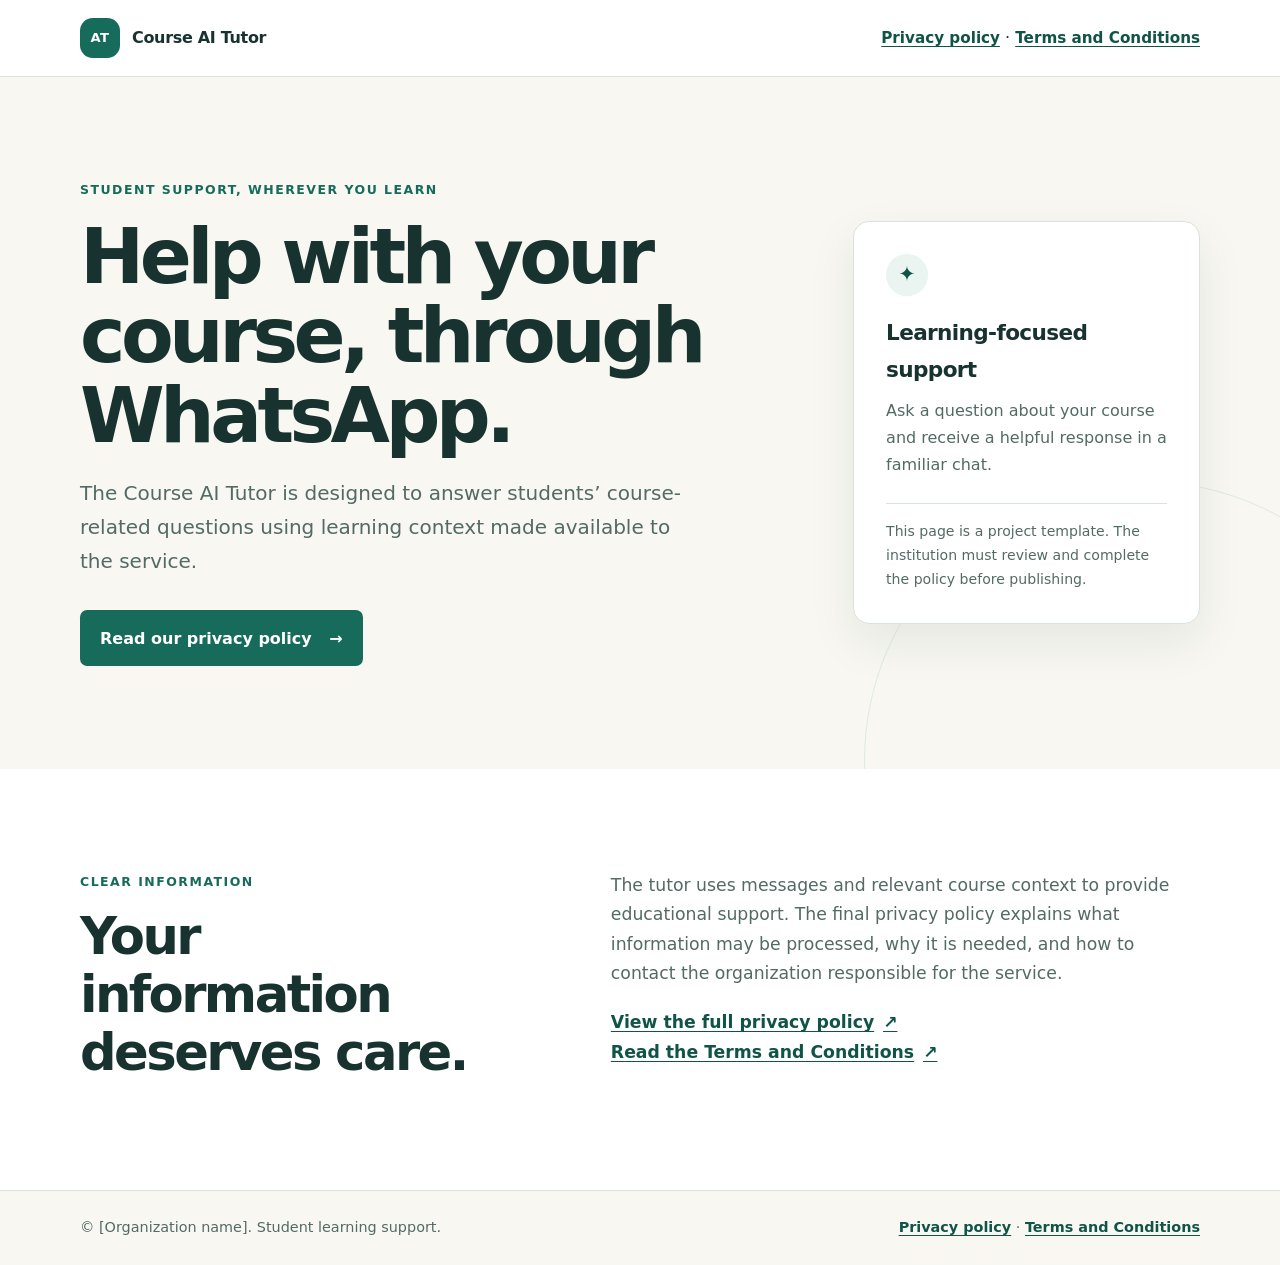
<file: index.html>
<!doctype html>
<html lang="en">
  <head>
    <meta charset="utf-8">
    <meta name="viewport" content="width=device-width, initial-scale=1">
    <meta name="description" content="Learn how the course AI tutor supports students through WhatsApp and how personal information is handled.">
    <title>Privacy and student support</title>
    <link rel="stylesheet" href="styles.css">
  </head>
  <body>
    <a class="skip-link" href="#main">Skip to content</a>
    <header class="site-header">
      <div class="container header-inner">
        <a class="brand" href="index.html" aria-label="Course AI Tutor home">
          <span class="brand-mark" aria-hidden="true">AT</span>
          <span>Course AI Tutor</span>
        </a>
        <nav aria-label="Legal information">
          <a class="header-link" href="privacy-policy.html">Privacy policy</a>
          <span aria-hidden="true"> · </span>
          <a class="header-link" href="terms-and-conditions.html">Terms and Conditions</a>
        </nav>
      </div>
    </header>

    <main id="main">
      <section class="hero">
        <div class="container hero-grid">
          <div class="hero-copy">
            <p class="eyebrow">Student support, wherever you learn</p>
            <h1>Help with your course, through WhatsApp.</h1>
            <p class="hero-lede">The Course AI Tutor is designed to answer students’ course-related questions using learning context made available to the service.</p>
            <a class="button" href="privacy-policy.html">Read our privacy policy <span aria-hidden="true">→</span></a>
          </div>
          <aside class="hero-card" aria-label="About the service">
            <span class="card-icon" aria-hidden="true">✦</span>
            <h2>Learning-focused support</h2>
            <p>Ask a question about your course and receive a helpful response in a familiar chat.</p>
            <div class="card-rule"></div>
            <p class="small-note">This page is a project template. The institution must review and complete the policy before publishing.</p>
          </aside>
        </div>
        <div class="hero-decoration" aria-hidden="true"></div>
      </section>

      <section class="content-section">
        <div class="container content-grid">
          <div>
            <p class="eyebrow">Clear information</p>
            <h2>Your information deserves care.</h2>
          </div>
          <div class="content-copy">
            <p>The tutor uses messages and relevant course context to provide educational support. The final privacy policy explains what information may be processed, why it is needed, and how to contact the organization responsible for the service.</p>
            <a class="text-link" href="privacy-policy.html">View the full privacy policy <span aria-hidden="true">↗</span></a>
            <p><a class="text-link" href="terms-and-conditions.html">Read the Terms and Conditions <span aria-hidden="true">↗</span></a></p>
          </div>
        </div>
      </section>
    </main>

    <footer class="site-footer">
      <div class="container footer-inner">
        <p>© <span>[Organization name]</span>. Student learning support.</p>
        <nav aria-label="Legal information">
          <a href="privacy-policy.html">Privacy policy</a>
          <span aria-hidden="true"> · </span>
          <a href="terms-and-conditions.html">Terms and Conditions</a>
        </nav>
      </div>
    </footer>
  </body>
</html>
</file>
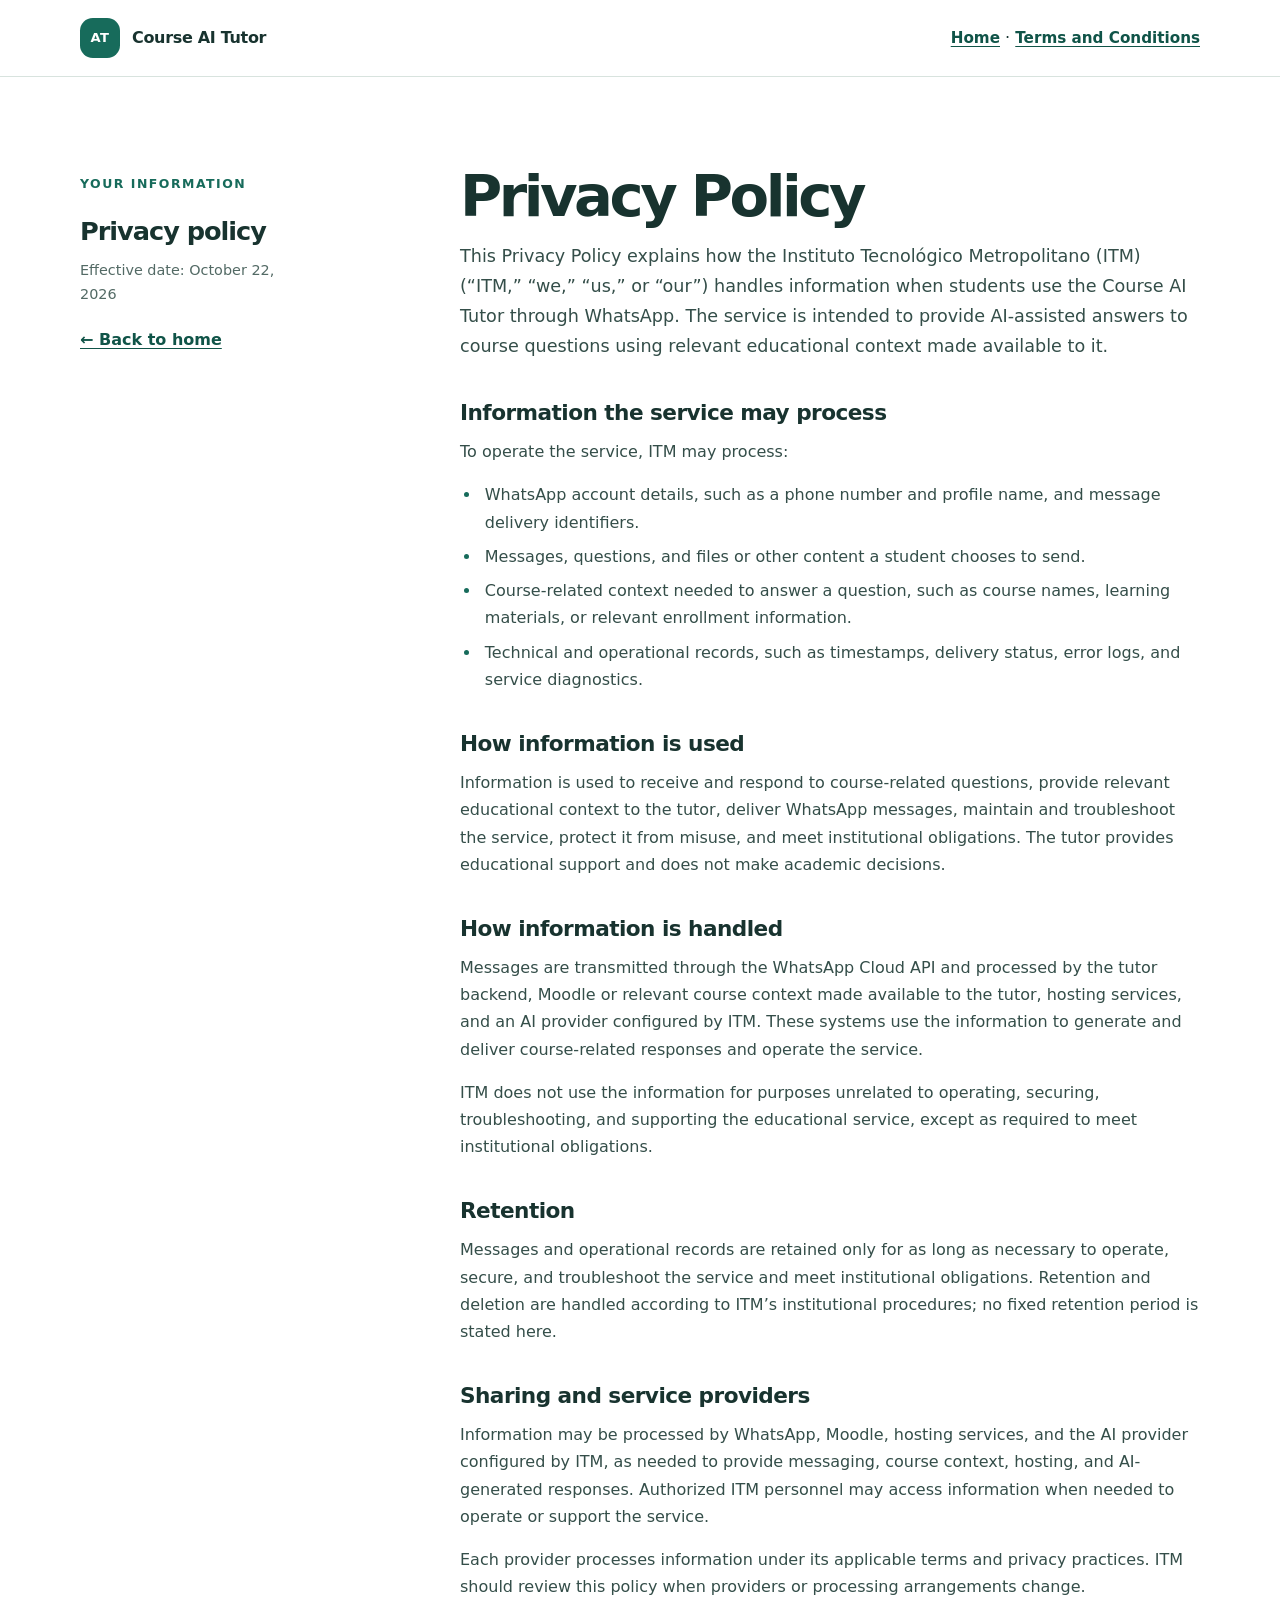
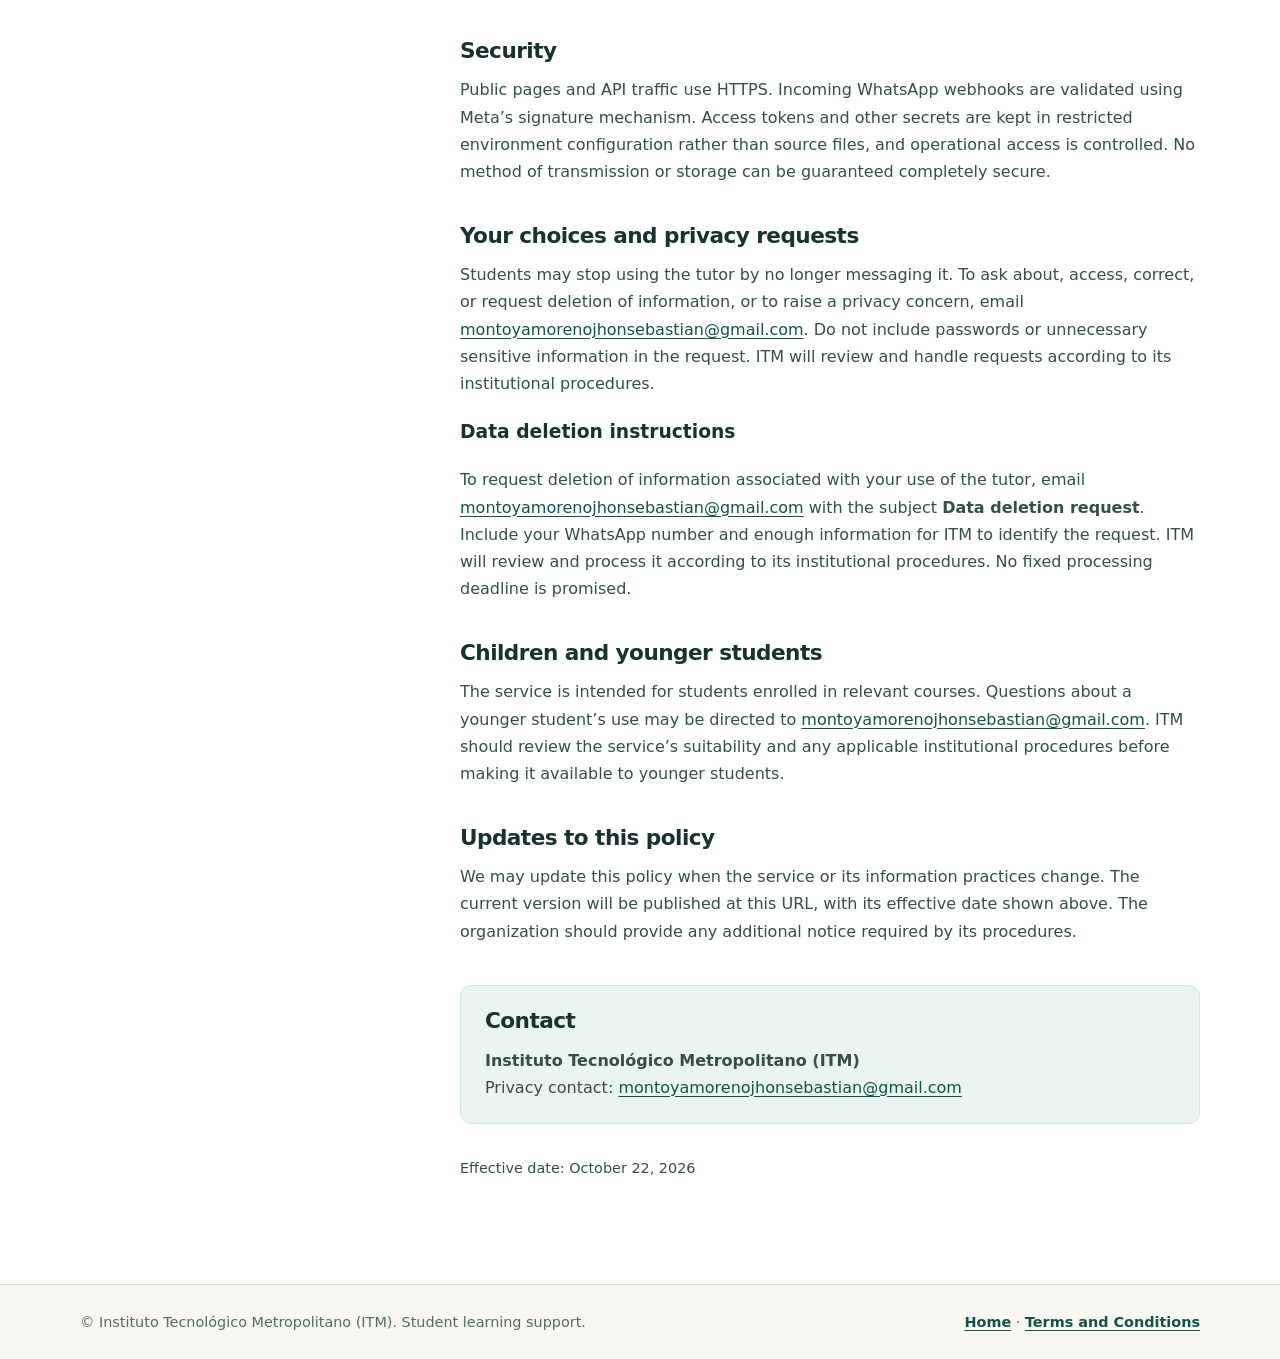
<file: privacy-policy.html>
<!doctype html>
<html lang="en">
  <head>
    <meta charset="utf-8">
    <meta name="viewport" content="width=device-width, initial-scale=1">
    <meta name="description" content="Privacy information for the Course AI Tutor WhatsApp student-support service.">
    <title>Privacy Policy | Course AI Tutor</title>
    <link rel="stylesheet" href="styles.css">
  </head>
  <body>
    <a class="skip-link" href="#main">Skip to content</a>
    <header class="site-header">
      <div class="container header-inner">
        <a class="brand" href="index.html" aria-label="Course AI Tutor home">
          <span class="brand-mark" aria-hidden="true">AT</span>
          <span>Course AI Tutor</span>
        </a>
        <nav aria-label="Site and legal information">
          <a class="header-link" href="index.html">Home</a>
          <span aria-hidden="true"> · </span>
          <a class="header-link" href="terms-and-conditions.html">Terms and Conditions</a>
        </nav>
      </div>
    </header>

    <main id="main" class="policy-main">
      <div class="container policy-layout">
        <aside class="policy-aside">
          <p class="eyebrow">Your information</p>
          <h2>Privacy policy</h2>
          <p>Effective date: October 22, 2026</p>
          <a class="text-link" href="index.html">← Back to home</a>
        </aside>
        <article class="policy-content">
          <h1>Privacy Policy</h1>
          <p class="intro">This Privacy Policy explains how the Instituto Tecnológico Metropolitano (ITM) (“ITM,” “we,” “us,” or “our”) handles information when students use the Course AI Tutor through WhatsApp. The service is intended to provide AI-assisted answers to course questions using relevant educational context made available to it.</p>

          <section>
            <h2>Information the service may process</h2>
            <p>To operate the service, ITM may process:</p>
            <ul>
              <li>WhatsApp account details, such as a phone number and profile name, and message delivery identifiers.</li>
              <li>Messages, questions, and files or other content a student chooses to send.</li>
              <li>Course-related context needed to answer a question, such as course names, learning materials, or relevant enrollment information.</li>
              <li>Technical and operational records, such as timestamps, delivery status, error logs, and service diagnostics.</li>
            </ul>
          </section>

          <section>
            <h2>How information is used</h2>
            <p>Information is used to receive and respond to course-related questions, provide relevant educational context to the tutor, deliver WhatsApp messages, maintain and troubleshoot the service, protect it from misuse, and meet institutional obligations. The tutor provides educational support and does not make academic decisions.</p>
          </section>

          <section>
            <h2>How information is handled</h2>
            <p>Messages are transmitted through the WhatsApp Cloud API and processed by the tutor backend, Moodle or relevant course context made available to the tutor, hosting services, and an AI provider configured by ITM. These systems use the information to generate and deliver course-related responses and operate the service.</p>
            <p>ITM does not use the information for purposes unrelated to operating, securing, troubleshooting, and supporting the educational service, except as required to meet institutional obligations.</p>
          </section>

          <section>
            <h2>Retention</h2>
            <p>Messages and operational records are retained only for as long as necessary to operate, secure, and troubleshoot the service and meet institutional obligations. Retention and deletion are handled according to ITM’s institutional procedures; no fixed retention period is stated here.</p>
          </section>

          <section>
            <h2>Sharing and service providers</h2>
            <p>Information may be processed by WhatsApp, Moodle, hosting services, and the AI provider configured by ITM, as needed to provide messaging, course context, hosting, and AI-generated responses. Authorized ITM personnel may access information when needed to operate or support the service.</p>
            <p>Each provider processes information under its applicable terms and privacy practices. ITM should review this policy when providers or processing arrangements change.</p>
          </section>

          <section>
            <h2>Security</h2>
            <p>Public pages and API traffic use HTTPS. Incoming WhatsApp webhooks are validated using Meta’s signature mechanism. Access tokens and other secrets are kept in restricted environment configuration rather than source files, and operational access is controlled. No method of transmission or storage can be guaranteed completely secure.</p>
          </section>

          <section>
            <h2>Your choices and privacy requests</h2>
            <p>Students may stop using the tutor by no longer messaging it. To ask about, access, correct, or request deletion of information, or to raise a privacy concern, email <a href="mailto:montoyamorenojhonsebastian@gmail.com">montoyamorenojhonsebastian@gmail.com</a>. Do not include passwords or unnecessary sensitive information in the request. ITM will review and handle requests according to its institutional procedures.</p>
            <h3>Data deletion instructions</h3>
            <p>To request deletion of information associated with your use of the tutor, email <a href="mailto:montoyamorenojhonsebastian@gmail.com?subject=Data%20deletion%20request">montoyamorenojhonsebastian@gmail.com</a> with the subject <strong>Data deletion request</strong>. Include your WhatsApp number and enough information for ITM to identify the request. ITM will review and process it according to its institutional procedures. No fixed processing deadline is promised.</p>
          </section>

          <section>
            <h2>Children and younger students</h2>
            <p>The service is intended for students enrolled in relevant courses. Questions about a younger student’s use may be directed to <a href="mailto:montoyamorenojhonsebastian@gmail.com">montoyamorenojhonsebastian@gmail.com</a>. ITM should review the service’s suitability and any applicable institutional procedures before making it available to younger students.</p>
          </section>

          <section>
            <h2>Updates to this policy</h2>
            <p>We may update this policy when the service or its information practices change. The current version will be published at this URL, with its effective date shown above. The organization should provide any additional notice required by its procedures.</p>
          </section>

          <section class="contact-card">
            <h2>Contact</h2>
            <p><strong>Instituto Tecnológico Metropolitano (ITM)</strong><br>
              Privacy contact: <a href="mailto:montoyamorenojhonsebastian@gmail.com">montoyamorenojhonsebastian@gmail.com</a></p>
          </section>
          <p class="policy-date">Effective date: October 22, 2026</p>
        </article>
      </div>
    </main>

    <footer class="site-footer">
      <div class="container footer-inner">
        <p>© <span>Instituto Tecnológico Metropolitano (ITM)</span>. Student learning support.</p>
        <nav aria-label="Site and legal information">
          <a href="index.html">Home</a>
          <span aria-hidden="true"> · </span>
          <a href="terms-and-conditions.html">Terms and Conditions</a>
        </nav>
      </div>
    </footer>
  </body>
</html>
</file>
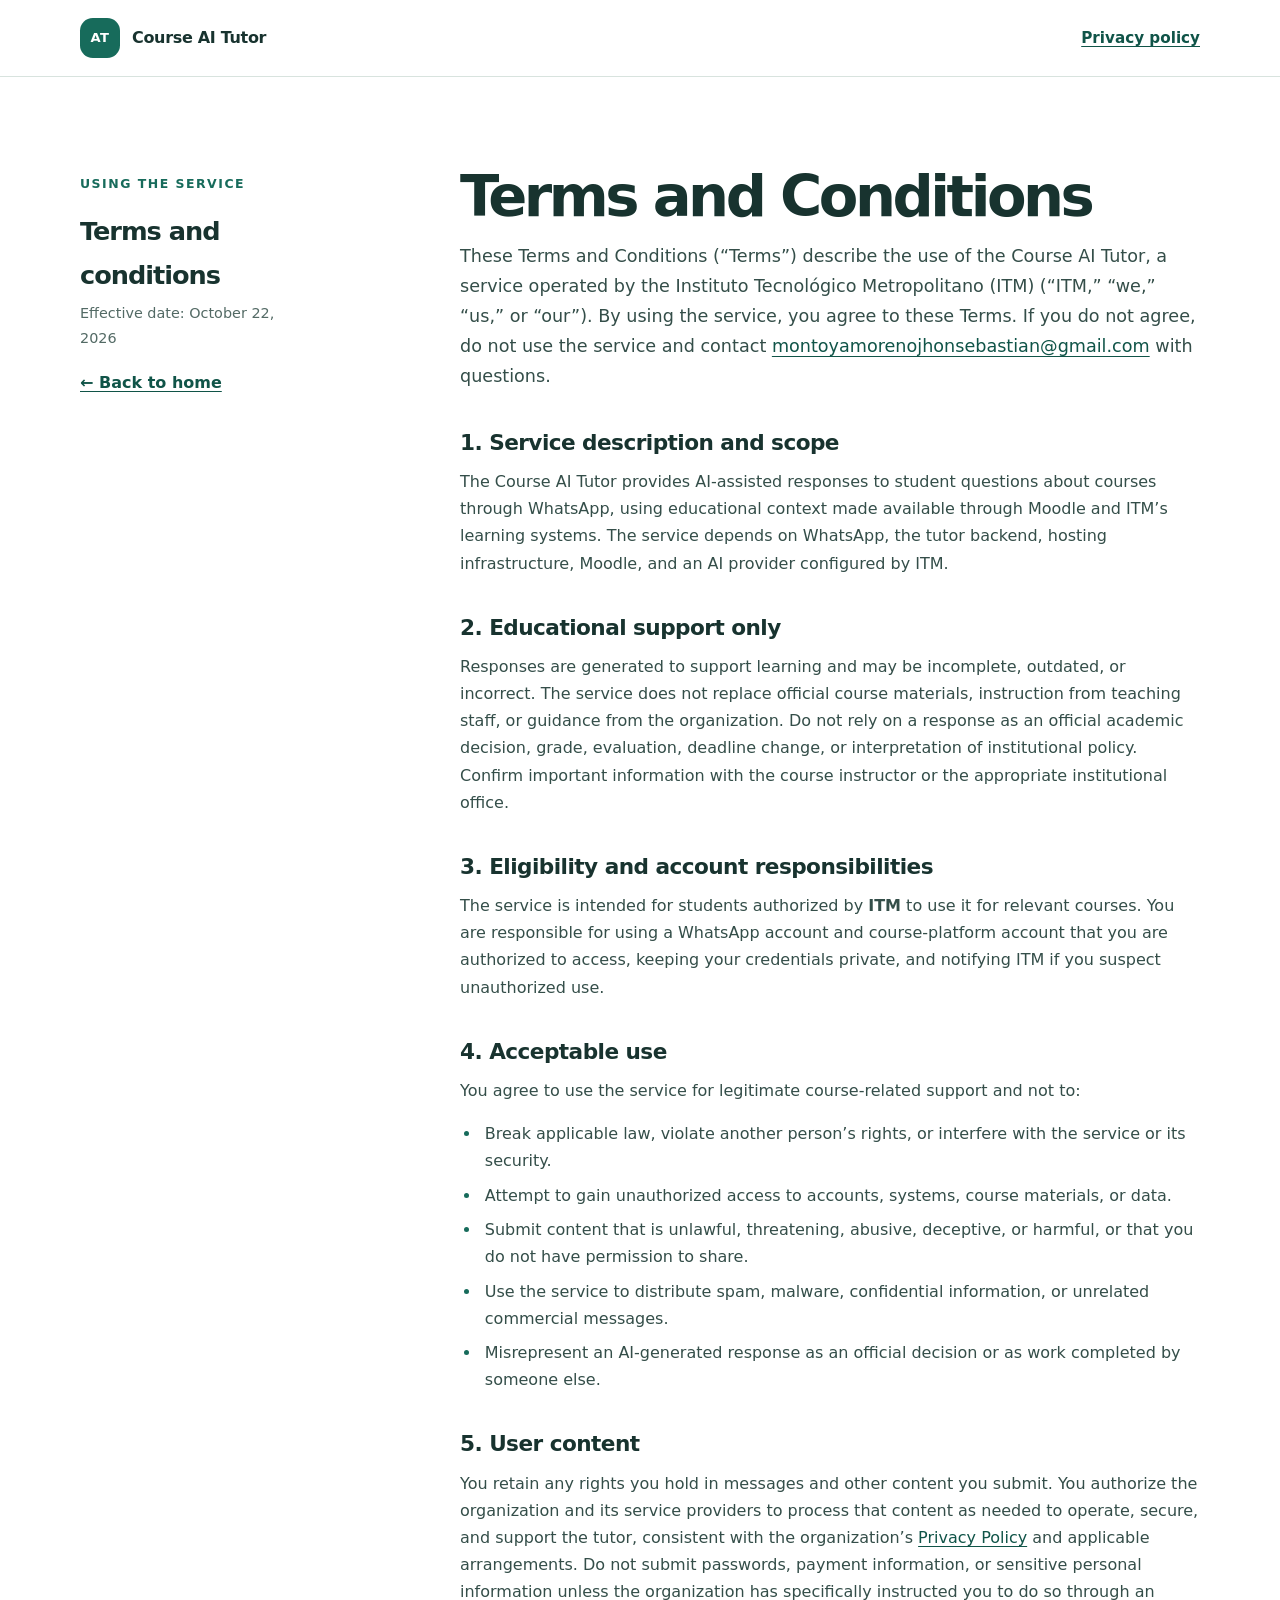
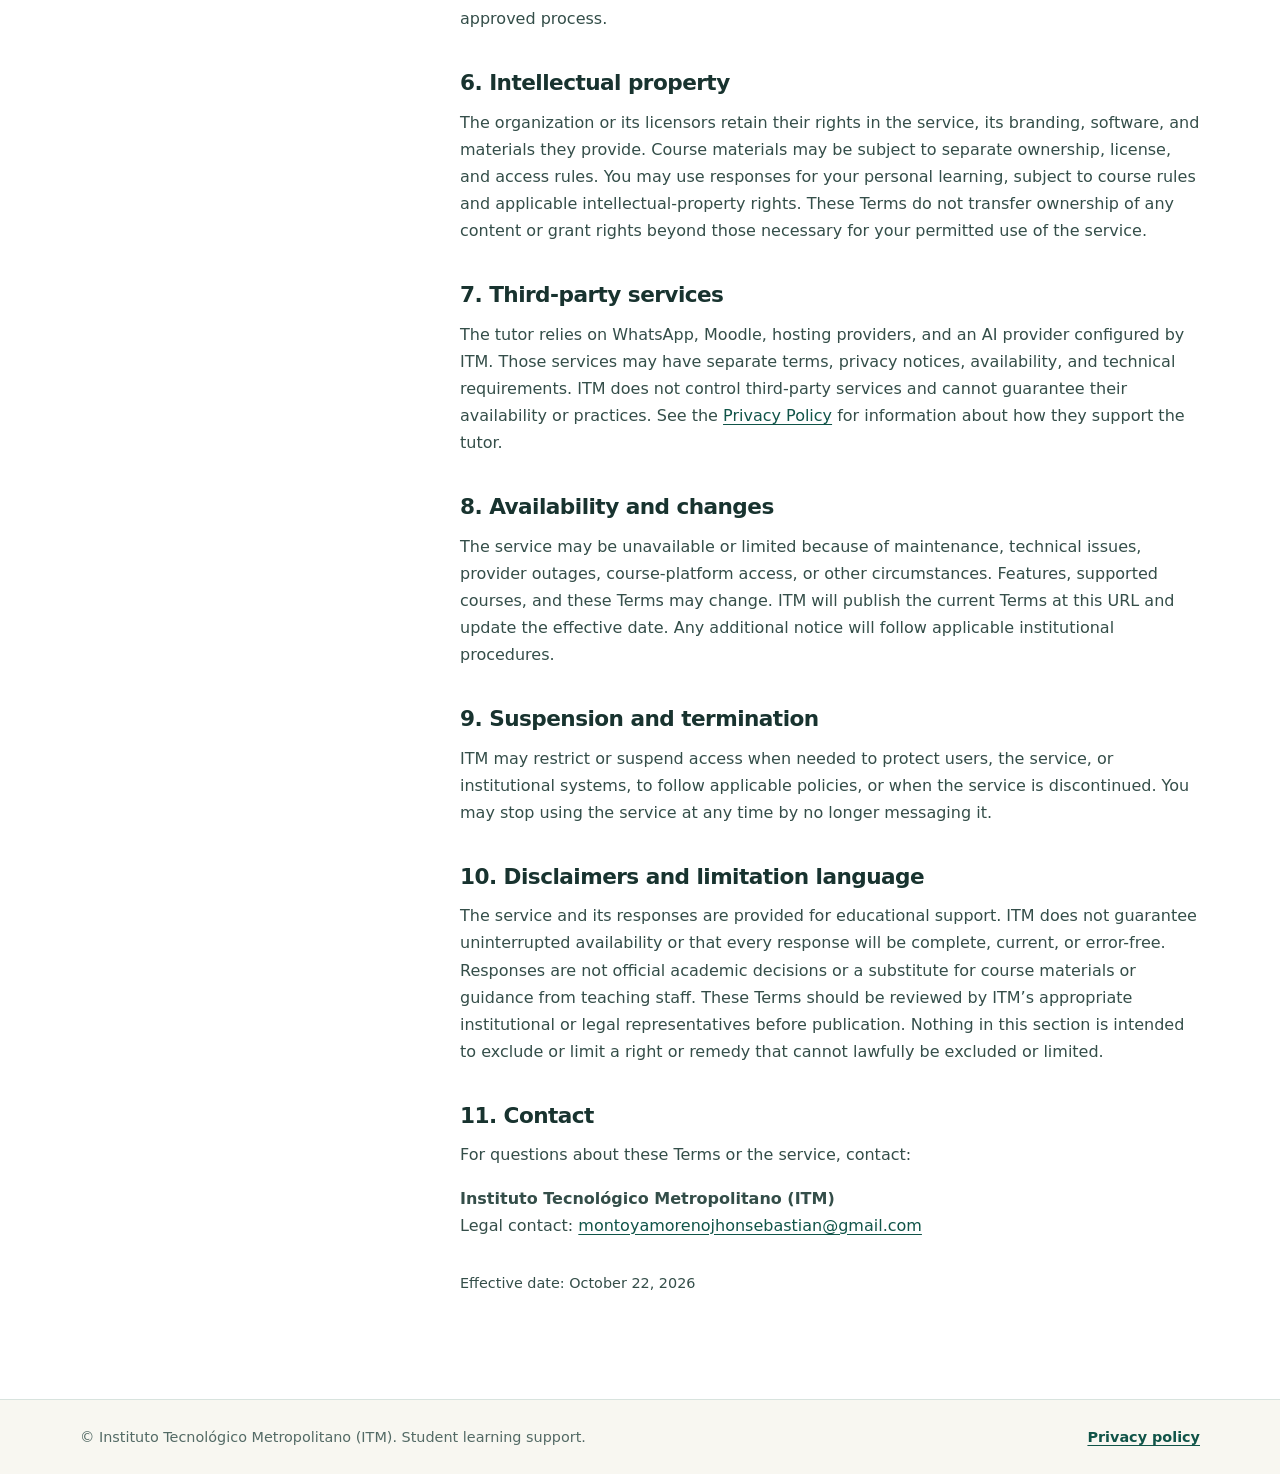
<file: terms-and-conditions.html>
<!doctype html>
<html lang="en">
  <head>
    <meta charset="utf-8">
    <meta name="viewport" content="width=device-width, initial-scale=1">
    <meta name="description" content="Terms and conditions for the Course AI Tutor student-support service.">
    <title>Terms and Conditions | Course AI Tutor</title>
    <link rel="stylesheet" href="styles.css">
  </head>
  <body>
    <a class="skip-link" href="#main">Skip to content</a>
    <header class="site-header">
      <div class="container header-inner">
        <a class="brand" href="index.html" aria-label="Course AI Tutor home">
          <span class="brand-mark" aria-hidden="true">AT</span>
          <span>Course AI Tutor</span>
        </a>
        <nav aria-label="Legal information">
          <a class="header-link" href="privacy-policy.html">Privacy policy</a>
        </nav>
      </div>
    </header>

    <main id="main" class="policy-main">
      <div class="container policy-layout">
        <aside class="policy-aside">
          <p class="eyebrow">Using the service</p>
          <h2>Terms and conditions</h2>
          <p>Effective date: October 22, 2026</p>
          <a class="text-link" href="index.html">← Back to home</a>
        </aside>
        <article class="policy-content">
          <h1>Terms and Conditions</h1>
          <p class="intro">These Terms and Conditions (“Terms”) describe the use of the Course AI Tutor, a service operated by the Instituto Tecnológico Metropolitano (ITM) (“ITM,” “we,” “us,” or “our”). By using the service, you agree to these Terms. If you do not agree, do not use the service and contact <a href="mailto:montoyamorenojhonsebastian@gmail.com">montoyamorenojhonsebastian@gmail.com</a> with questions.</p>

          <section>
            <h2>1. Service description and scope</h2>
            <p>The Course AI Tutor provides AI-assisted responses to student questions about courses through WhatsApp, using educational context made available through Moodle and ITM’s learning systems. The service depends on WhatsApp, the tutor backend, hosting infrastructure, Moodle, and an AI provider configured by ITM.</p>
          </section>

          <section>
            <h2>2. Educational support only</h2>
            <p>Responses are generated to support learning and may be incomplete, outdated, or incorrect. The service does not replace official course materials, instruction from teaching staff, or guidance from the organization. Do not rely on a response as an official academic decision, grade, evaluation, deadline change, or interpretation of institutional policy. Confirm important information with the course instructor or the appropriate institutional office.</p>
          </section>

          <section>
            <h2>3. Eligibility and account responsibilities</h2>
            <p>The service is intended for students authorized by <strong>ITM</strong> to use it for relevant courses. You are responsible for using a WhatsApp account and course-platform account that you are authorized to access, keeping your credentials private, and notifying ITM if you suspect unauthorized use.</p>
          </section>

          <section>
            <h2>4. Acceptable use</h2>
            <p>You agree to use the service for legitimate course-related support and not to:</p>
            <ul>
              <li>Break applicable law, violate another person’s rights, or interfere with the service or its security.</li>
              <li>Attempt to gain unauthorized access to accounts, systems, course materials, or data.</li>
              <li>Submit content that is unlawful, threatening, abusive, deceptive, or harmful, or that you do not have permission to share.</li>
              <li>Use the service to distribute spam, malware, confidential information, or unrelated commercial messages.</li>
              <li>Misrepresent an AI-generated response as an official decision or as work completed by someone else.</li>
            </ul>
          </section>

          <section>
            <h2>5. User content</h2>
            <p>You retain any rights you hold in messages and other content you submit. You authorize the organization and its service providers to process that content as needed to operate, secure, and support the tutor, consistent with the organization’s <a href="privacy-policy.html">Privacy Policy</a> and applicable arrangements. Do not submit passwords, payment information, or sensitive personal information unless the organization has specifically instructed you to do so through an approved process.</p>
          </section>

          <section>
            <h2>6. Intellectual property</h2>
            <p>The organization or its licensors retain their rights in the service, its branding, software, and materials they provide. Course materials may be subject to separate ownership, license, and access rules. You may use responses for your personal learning, subject to course rules and applicable intellectual-property rights. These Terms do not transfer ownership of any content or grant rights beyond those necessary for your permitted use of the service.</p>
          </section>

          <section>
            <h2>7. Third-party services</h2>
            <p>The tutor relies on WhatsApp, Moodle, hosting providers, and an AI provider configured by ITM. Those services may have separate terms, privacy notices, availability, and technical requirements. ITM does not control third-party services and cannot guarantee their availability or practices. See the <a href="privacy-policy.html">Privacy Policy</a> for information about how they support the tutor.</p>
          </section>

          <section>
            <h2>8. Availability and changes</h2>
            <p>The service may be unavailable or limited because of maintenance, technical issues, provider outages, course-platform access, or other circumstances. Features, supported courses, and these Terms may change. ITM will publish the current Terms at this URL and update the effective date. Any additional notice will follow applicable institutional procedures.</p>
          </section>

          <section>
            <h2>9. Suspension and termination</h2>
            <p>ITM may restrict or suspend access when needed to protect users, the service, or institutional systems, to follow applicable policies, or when the service is discontinued. You may stop using the service at any time by no longer messaging it.</p>
          </section>

          <section>
            <h2>10. Disclaimers and limitation language</h2>
            <p>The service and its responses are provided for educational support. ITM does not guarantee uninterrupted availability or that every response will be complete, current, or error-free. Responses are not official academic decisions or a substitute for course materials or guidance from teaching staff. These Terms should be reviewed by ITM’s appropriate institutional or legal representatives before publication. Nothing in this section is intended to exclude or limit a right or remedy that cannot lawfully be excluded or limited.</p>
          </section>

          <section>
            <h2>11. Contact</h2>
            <p>For questions about these Terms or the service, contact:</p>
            <p><strong>Instituto Tecnológico Metropolitano (ITM)</strong><br>
              Legal contact: <a href="mailto:montoyamorenojhonsebastian@gmail.com">montoyamorenojhonsebastian@gmail.com</a></p>
          </section>

          <p class="policy-date">Effective date: October 22, 2026</p>
        </article>
      </div>
    </main>

    <footer class="site-footer">
      <div class="container footer-inner">
        <p>© <span>Instituto Tecnológico Metropolitano (ITM)</span>. Student learning support.</p>
        <a href="privacy-policy.html">Privacy policy</a>
      </div>
    </footer>
  </body>
</html>
</file>
<file: styles.css>
:root {
  color-scheme: light;
  --ink: #18332f;
  --muted: #536a65;
  --green: #176b5b;
  --green-dark: #105448;
  --mint: #eaf4f0;
  --cream: #f8f7f1;
  --line: #d8e3de;
  --white: #fff;
  font-family: Inter, ui-sans-serif, system-ui, -apple-system, BlinkMacSystemFont, "Segoe UI", sans-serif;
  font-synthesis: none;
  text-rendering: optimizeLegibility;
}

* { box-sizing: border-box; }

body {
  margin: 0;
  color: var(--ink);
  background: var(--white);
  font-size: 1rem;
  line-height: 1.7;
}

a { color: var(--green-dark); text-underline-offset: 0.2em; }
a:hover { color: #0b4036; }
a:focus-visible { outline: 3px solid #d08b32; outline-offset: 4px; border-radius: 3px; }

.container { width: min(1120px, calc(100% - 3rem)); margin-inline: auto; }
.skip-link { position: absolute; left: 1rem; top: -5rem; z-index: 10; padding: 0.7rem 1rem; background: var(--white); }
.skip-link:focus { top: 1rem; }

.site-header { position: relative; z-index: 1; background: var(--white); border-bottom: 1px solid var(--line); }
.header-inner, .footer-inner { min-height: 76px; display: flex; align-items: center; justify-content: space-between; gap: 1.5rem; }
.brand { display: inline-flex; align-items: center; gap: 0.75rem; color: var(--ink); text-decoration: none; font-weight: 750; letter-spacing: -0.02em; }
.brand-mark { display: grid; width: 2.5rem; height: 2.5rem; place-items: center; border-radius: 0.8rem; color: var(--white); background: var(--green); font-size: 0.82rem; letter-spacing: 0.04em; }
.header-link { font-size: 0.95rem; font-weight: 650; }

.hero { position: relative; overflow: hidden; padding: clamp(4rem, 8vw, 7.5rem) 0; background: var(--cream); }
.hero-grid { position: relative; z-index: 1; display: grid; grid-template-columns: minmax(0, 1.45fr) minmax(260px, 0.75fr); align-items: center; gap: clamp(3rem, 8vw, 7rem); }
.eyebrow { margin: 0 0 1rem; color: var(--green); font-size: 0.78rem; font-weight: 800; letter-spacing: 0.12em; text-transform: uppercase; }
h1, h2, p { margin-top: 0; }
h1 { max-width: 720px; margin-bottom: 1.25rem; font-size: clamp(2.65rem, 6vw, 5rem); line-height: 1.04; letter-spacing: -0.06em; }
.hero-lede { max-width: 620px; margin-bottom: 2rem; color: var(--muted); font-size: clamp(1.08rem, 1.7vw, 1.25rem); }
.button { display: inline-flex; align-items: center; gap: 1.1rem; padding: 0.9rem 1.25rem; border-radius: 0.45rem; color: var(--white); background: var(--green); font-weight: 700; text-decoration: none; }
.button:hover { color: var(--white); background: var(--green-dark); }
.hero-card { padding: 2rem; border: 1px solid var(--line); border-radius: 1rem; background: var(--white); box-shadow: 0 18px 48px rgb(24 51 47 / 8%); }
.card-icon { display: grid; width: 2.6rem; height: 2.6rem; place-items: center; margin-bottom: 1.2rem; border-radius: 50%; color: var(--green-dark); background: var(--mint); font-size: 1.3rem; }
.hero-card h2 { margin-bottom: 0.55rem; font-size: 1.35rem; letter-spacing: -0.03em; }
.hero-card p { margin-bottom: 0; color: var(--muted); }
.card-rule { height: 1px; margin: 1.5rem 0 1rem; background: var(--line); }
.hero-card .small-note { font-size: 0.88rem; }
.hero-decoration { position: absolute; right: -9rem; bottom: -17rem; width: 35rem; height: 35rem; border: 1px solid #dfe9e3; border-radius: 50%; }

.content-section { padding: clamp(4rem, 8vw, 7rem) 0; }
.content-grid { display: grid; grid-template-columns: minmax(230px, 0.8fr) minmax(0, 1.1fr); gap: clamp(2rem, 8vw, 8rem); }
.content-grid h2 { max-width: 400px; margin-bottom: 0; font-size: clamp(2rem, 4vw, 3.2rem); line-height: 1.13; letter-spacing: -0.05em; }
.content-copy { color: var(--muted); font-size: 1.08rem; }
.content-copy p { margin-bottom: 1.25rem; }
.text-link { display: inline-flex; align-items: center; gap: 0.55rem; font-weight: 750; }

.site-footer { border-top: 1px solid var(--line); background: var(--cream); }
.footer-inner { min-height: 74px; color: var(--muted); font-size: 0.9rem; }
.footer-inner p { margin: 0; }
.footer-inner a { font-weight: 650; }

.policy-main { padding: clamp(3rem, 7vw, 6rem) 0; }
.policy-layout { display: grid; grid-template-columns: 220px minmax(0, 740px); justify-content: space-between; gap: clamp(2rem, 6vw, 5rem); align-items: start; }
.policy-aside { position: sticky; top: 2rem; padding-top: 0.4rem; }
.policy-aside h2 { margin-bottom: 0.25rem; font-size: 1.6rem; letter-spacing: -0.04em; }
.policy-aside p:not(.eyebrow) { margin-bottom: 1.2rem; color: var(--muted); font-size: 0.9rem; }
.policy-content { min-width: 0; }
.policy-content h1 { margin-bottom: 1rem; font-size: clamp(2.4rem, 5vw, 3.6rem); }
.policy-content h2 { margin: 2.3rem 0 0.7rem; font-size: 1.35rem; line-height: 1.3; letter-spacing: -0.025em; }
.policy-content p, .policy-content li { color: #344e49; }
.policy-content ul { padding-left: 1.3rem; }
.policy-content li { padding-left: 0.25rem; margin: 0.45rem 0; }
.policy-content li::marker { color: var(--green); }
.policy-content .intro { font-size: 1.1rem; }
.notice { padding: 1rem 1.15rem; border-left: 4px solid #bd7823; border-radius: 0.25rem; background: #fff6e8; color: #563813; }
.notice strong { color: #3c270d; }
.contact-card { margin-top: 2.5rem; padding: 1.35rem 1.5rem; border: 1px solid var(--line); border-radius: 0.7rem; background: var(--mint); }
.contact-card h2 { margin-top: 0; }
.contact-card p { margin-bottom: 0; }
.policy-date { margin-top: 2rem; color: var(--muted); font-size: 0.9rem; }

@media (max-width: 760px) {
  .container { width: min(100% - 2rem, 620px); }
  .hero-grid, .content-grid, .policy-layout { grid-template-columns: 1fr; }
  .hero-grid { gap: 2.5rem; }
  .hero-card { max-width: 440px; }
  .content-grid { gap: 1.5rem; }
  .policy-layout { gap: 2rem; }
  .policy-aside { position: static; padding-bottom: 1.25rem; border-bottom: 1px solid var(--line); }
  .policy-aside .eyebrow { margin-bottom: 0.5rem; }
  .policy-aside h2 { margin-bottom: 0.25rem; }
  .policy-aside p:not(.eyebrow) { margin-bottom: 0.6rem; }
}

@media (max-width: 420px) {
  .header-inner { min-height: 66px; }
  .brand { font-size: 0.9rem; }
  .header-link { font-size: 0.88rem; }
  .footer-inner { align-items: flex-start; flex-direction: column; justify-content: center; gap: 0.35rem; padding-block: 1rem; }
}

@media (prefers-reduced-motion: reduce) {
  *, *::before, *::after { scroll-behavior: auto !important; }
}
</file>
